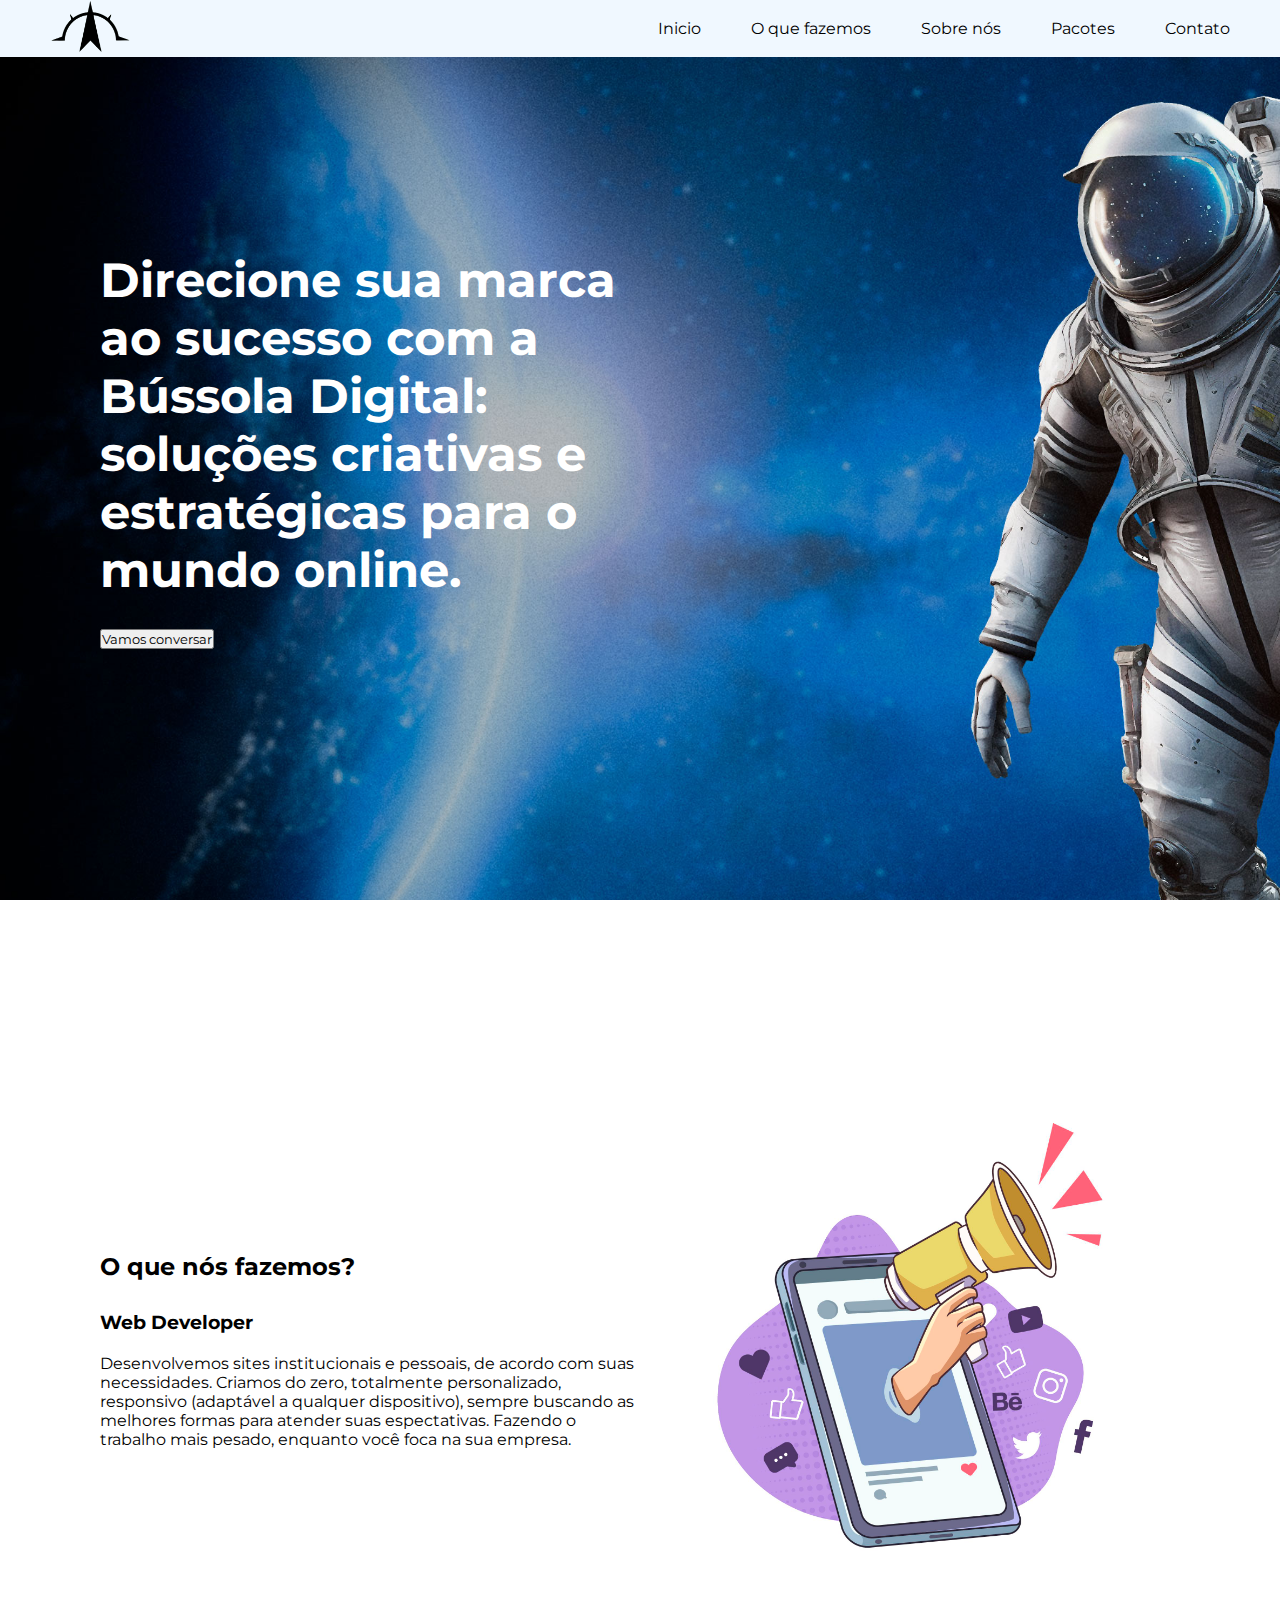
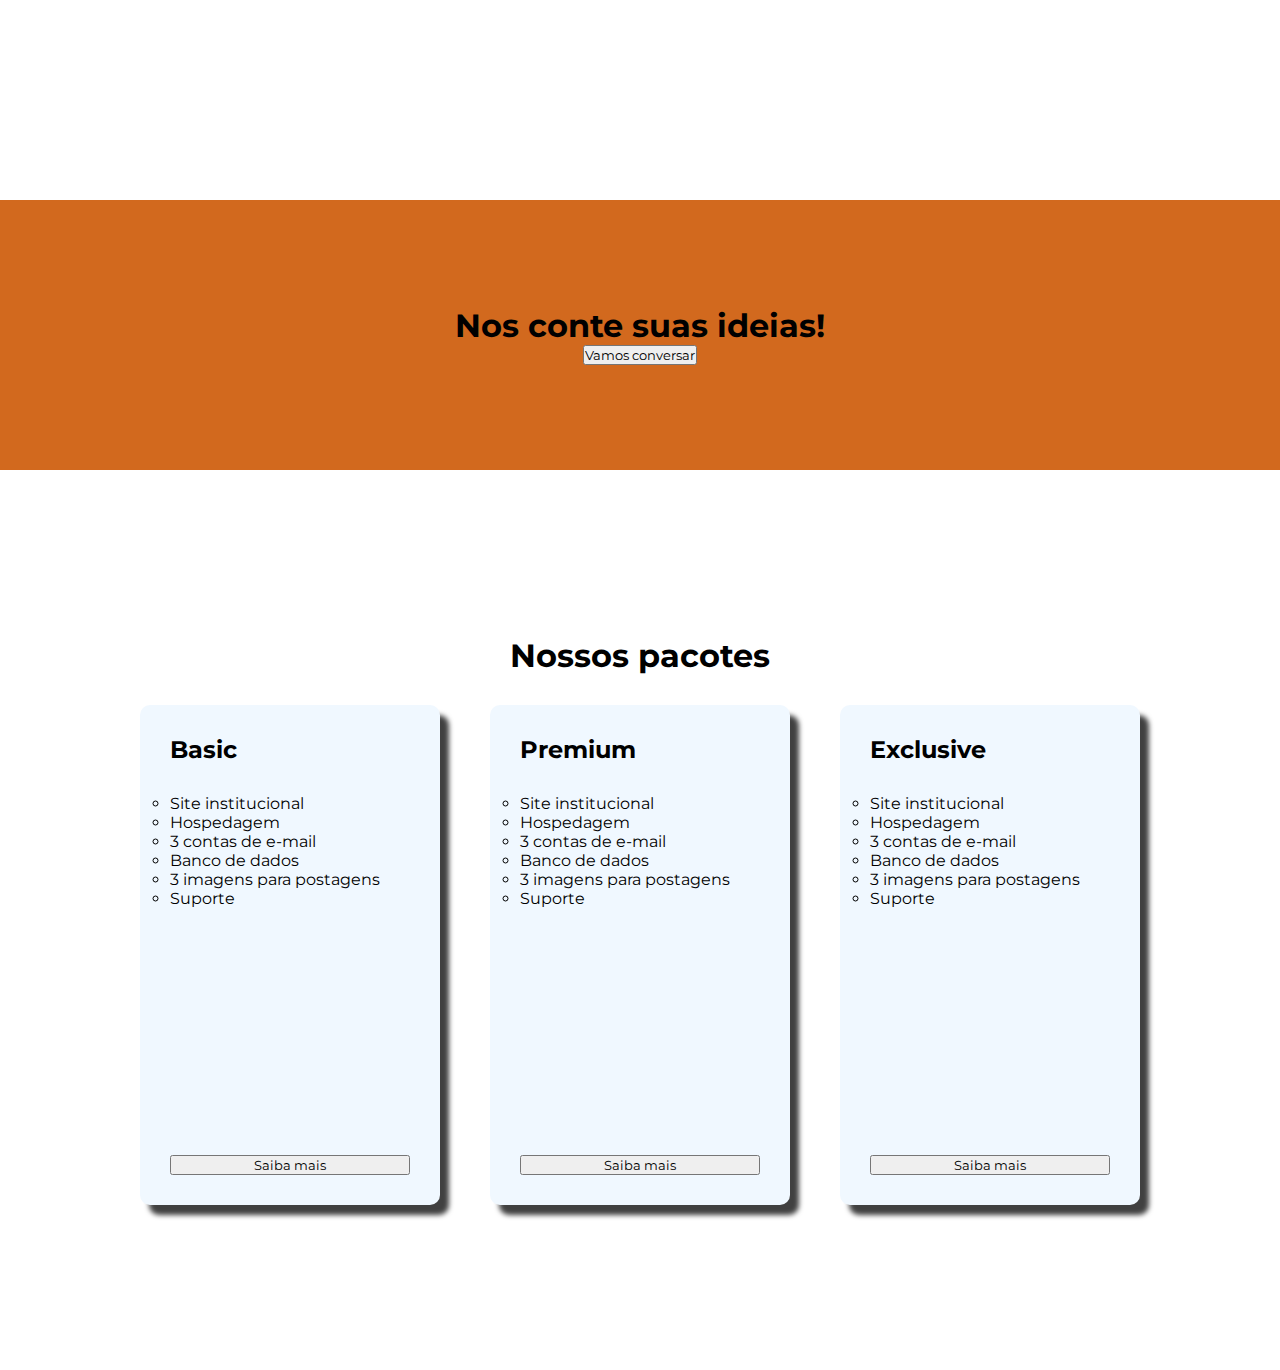
<file: src/index.html>
<!DOCTYPE html>
<html lang="en">
  <head>
    <meta charset="UTF-8" />
    <meta name="viewport" content="width=device-width, initial-scale=1.0" />
    <link rel="stylesheet" href="/style/style.css" />
    <script src="/script/script.js" defer></script>
    <title>Bússola Digital</title>
  </head>
  <body>
    <main>
      <nav id="navbar" class="navbar">
        <div>
          <img src="/imgs/logo-bussola.png" alt="Logo Bussola Digital" />
        </div>
        <ul>
          <li><a href="">Inicio</a></li>
          <li><a href="">O que fazemos</a></li>
          <li><a href="">Sobre nós</a></li>
          <li><a href="">Pacotes</a></li>
          <li><a href="">Contato</a></li>
        </ul>
      </nav>
      <section id="home" class="home">
        <div class="home-text">
          <h1>
            Direcione sua marca ao sucesso com a Bússola Digital: soluções
            criativas e estratégicas para o mundo online.
          </h1>
          <button>Vamos conversar</button>
        </div>
      </section>
      <section class="what-do-we-do">
        <div id="services-text" class="services-text">
          <h2>O que nós fazemos?</h2>
          <div class="service">
            <h3>Web Developer</h3>
            <p>
              Desenvolvemos sites institucionais e pessoais, de acordo com suas
              necessidades. Criamos do zero, totalmente personalizado,
              responsivo (adaptável a qualquer dispositivo), sempre buscando as
              melhores formas para atender suas espectativas. Fazendo o trabalho
              mais pesado, enquanto você foca na sua empresa.
            </p>
          </div>
        </div>
        <img src="/imgs/5149654.jpg" alt="" />
      </section>
      <section class="cta" id="cta">
        <h1>Nos conte suas ideias!</h1>
        <button>Vamos conversar</button>
      </section>
      <section class="packages">
        <h1>Nossos pacotes</h1>
        <div class="packs" id="packs">
          <div class="pack">
            <h2>Basic</h2>
            <ul>
              <li>Site institucional</li>
              <li>Hospedagem</li>
              <li>3 contas de e-mail</li>
              <li>Banco de dados</li>
              <li>3 imagens para postagens</li>
              <li>Suporte</li>
            </ul>
            <button>Saiba mais</button>
          </div>
          <div class="pack">
            <h2>Premium</h2>
            <ul>
              <li>Site institucional</li>
              <li>Hospedagem</li>
              <li>3 contas de e-mail</li>
              <li>Banco de dados</li>
              <li>3 imagens para postagens</li>
              <li>Suporte</li>
            </ul>
            <button>Saiba mais</button>
          </div>
          <div class="pack">
            <h2>Exclusive</h2>
            <ul>
              <li>Site institucional</li>
              <li>Hospedagem</li>
              <li>3 contas de e-mail</li>
              <li>Banco de dados</li>
              <li>3 imagens para postagens</li>
              <li>Suporte</li>
            </ul>
            <button>Saiba mais</button>
          </div>
        </div>
      </section>
    </main>
  </body>
</html>
</file>
<file: style/style.css>
@import url('https://fonts.googleapis.com/css2?family=Montserrat:ital,wght@0,100..900;1,100..900&display=swap');

* {
  padding: 0;
  margin: 0;
  box-sizing: border-box;
  font-family: "Montserrat", sans-serif;
}

nav {
  width: 100%;
  display: flex;
  flex-direction: row;
  justify-content: space-between;
  align-items: center;
  padding: 0 50px;
  position: fixed;
  background-color: aliceblue;
  top: 0;
  left: 0;
  z-index: 10;
  transition: background-color 0.3s ease;


}

.navbar.scrolled {
  background-color: #333;
}

nav img {
  width: 80px;
}

nav ul {
  display: flex;
  gap: 50px;
}

nav li {
  list-style: none;
}

nav a {
  text-decoration: none;
  color: black;
}

.home {
  background-image: url(/imgs/home-bg.jpg);
  background-size: cover;

  width: 100vw;
  height: 100vh;

  display: flex;
  align-items: center;
  justify-content: start;
  padding: 100px;
}

.home h1 {
  width: 50%;
  font-size: 3rem;
  color: white;
  margin-bottom: 30px;
}

.what-do-we-do {
  padding: 100px;
  width: 100vw;
  height: 100vh;
  display: flex;
  justify-content: center;
  align-items: center;
}


.services-text {
  width: 50%;
}

.service h3 {
  margin-top: 30px;
  margin-bottom: 20px;
}

.what-do-we-do img {
  width: 50%;
}

.cta {
  display: flex;
  flex-direction: column;
  align-items: center;
  justify-content: center;
  width: 100vw;
  height: 30vh;
  background-color: chocolate;
}

.packages {
  width: 100vw;
  height: 100vh;
  display: flex;
  flex-direction: column;

  align-items: center;
  justify-content: center;


}

.packages h1 {
  margin-bottom: 30px;
}

.packs {
  display: flex;
  gap: 50px;
}

.pack {
  height: 500px;
  width: 300px;
  row-gap: 30px;
  padding: 30px;
  border-radius: 10px;
  background-color: aliceblue;
  box-shadow: 9px 10px 5px 0px rgba(0,0,0,0.75);

  display: flex;
  flex-direction: column;
}


.pack button {
margin-top: auto;
}


li {
  list-style: circle;
}
</file>
